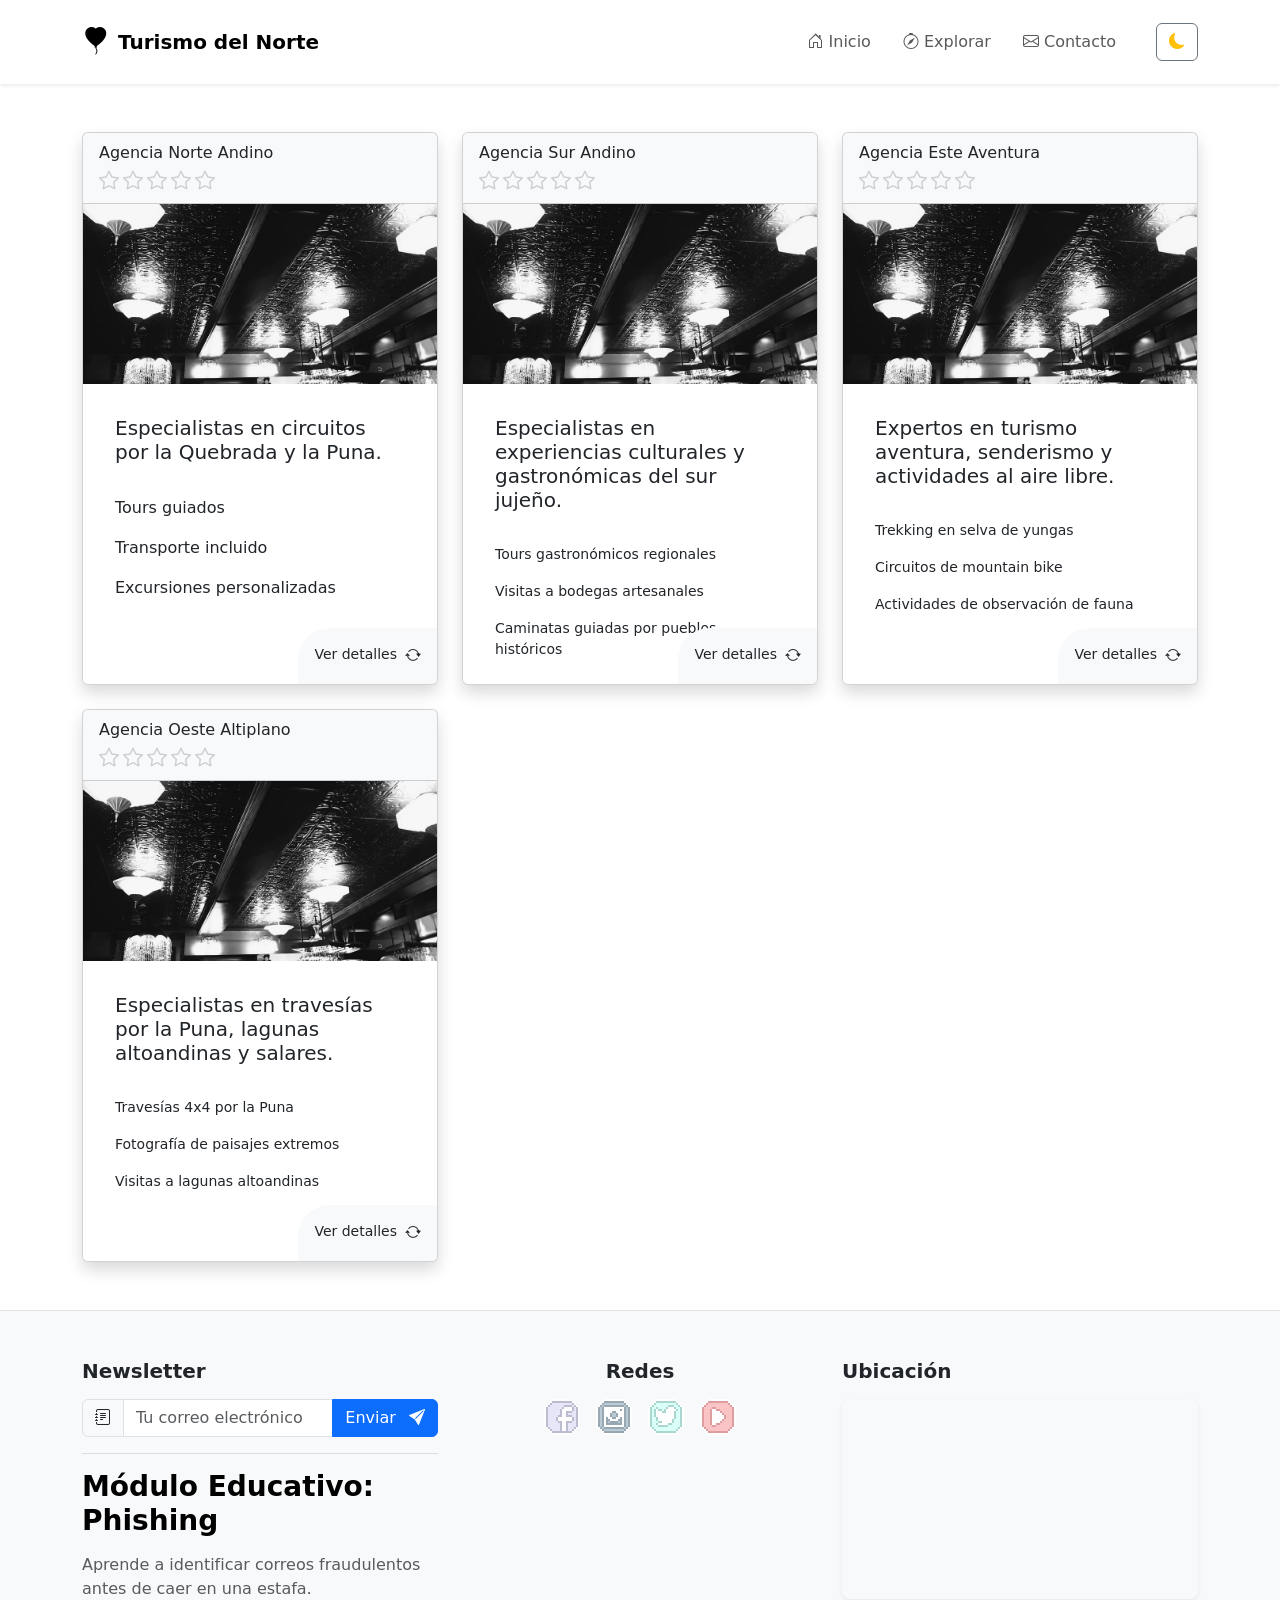
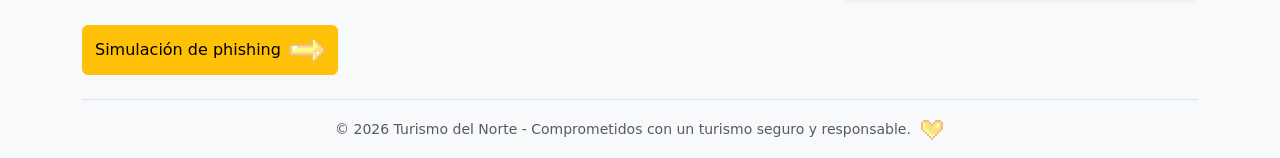
<file: agencies.html>
<!DOCTYPE html>
<html lang="es" data-bs-theme="light">
<head>
    <meta charset="UTF-8">
    <meta content="width=device-width, initial-scale=1.0" name="viewport">
    <title>Turismo del Norte - Agencias</title>
    <link href="css/bootstrap-icons.min.css" rel="stylesheet">
    <link href="css/bootstrap.min.css" rel="stylesheet">
    <link href="css/main.css" rel="stylesheet">
</head>
<body id="page-agencies">
<nav class="navbar navbar-expand-lg bg-body text-body shadow-sm py-3 sticky-top">
    <div class="container">
        <a class="navbar-brand d-flex align-items-center gap-2 fw-bold" href="index.html">
            <i class="bi bi-balloon-heart-fill fs-3"></i>
            Turismo del Norte
        </a>
        <button class="navbar-toggler border-0" type="button" data-bs-toggle="collapse" data-bs-target="#mainNavbar">
            <i class="bi bi-list fs-1"></i>
        </button>
        <div class="collapse navbar-collapse" id="mainNavbar">
            <ul class="navbar-nav ms-auto align-items-lg-center gap-3">
                <li class="nav-item">
                    <a class="nav-link position-relative nav-underline" href="index.html">
                        <i class="bi bi-house-door"></i> Inicio
                        <span class="underline position-absolute start-0 bottom-0"></span>
                    </a>
                </li>
                <li class="nav-item dropdown">
                    <a class="nav-link position-relative nav-underline" href="#" data-bs-toggle="dropdown">
                        <i class="bi bi-compass"></i> Explorar
                        <span class="underline position-absolute start-0 bottom-0"></span>
                    </a>
                    <ul class="dropdown-menu shadow-sm">
                        <li><a class="dropdown-item position-relative nav-underline" href="destinations.html"><i class="bi bi-geo-alt"></i> Destinos<span class="underline position-absolute start-0 bottom-0"></span></a></li>
                        <li><a class="dropdown-item position-relative nav-underline" href="agencies.html"><i class="bi bi-building"></i> Agencias<span class="underline position-absolute start-0 bottom-0"></span></a></li>
                        <li><a class="dropdown-item position-relative nav-underline" href="pricing.html"><i class="bi bi-cash-stack"></i> Precios<span class="underline position-absolute start-0 bottom-0"></span></a></li>
                        <li><a class="dropdown-item position-relative nav-underline" href="travel-blog.html"><i class="bi bi-journal-text"></i> Blog<span class="underline position-absolute start-0 bottom-0"></span></a></li>
                    </ul>
                </li>
                <li class="nav-item">
                    <a class="nav-link position-relative nav-underline" href="contact-form.html">
                        <i class="bi bi-envelope"></i> Contacto
                        <span class="underline position-absolute start-0 bottom-0"></span>
                    </a>
                </li>
                <li class="nav-item">
                    <button id="theme-toggle" class="btn btn-outline-secondary ms-lg-3">
                        <i class="bi bi-moon-fill" style="color: #ffc107"></i>
                    </button>
                </li>
            </ul>
        </div>
    </div>
</nav>
<main class="container py-5">
    <div class="row g-4 justify-content-start">
        <div class="col-12 col-md-6 col-lg-6 col-xl-4">
            <article class="card h-100 shadow overflow-hidden">
                <div class="card-header bg-body-tertiary">
                    Agencia Norte Andino
                    <div class="rating d-flex gap-1" data-rating-group="north">
                        <span class="star bi bi-star fs-5" data-value="1"></span>
                        <span class="star bi bi-star fs-5" data-value="2"></span>
                        <span class="star bi bi-star fs-5" data-value="3"></span>
                        <span class="star bi bi-star fs-5" data-value="4"></span>
                        <span class="star bi bi-star fs-5" data-value="5"></span>
                    </div>
                </div>
                <img src="assets/img/agency_placeholder.jpg"
                     class="card-img-top rounded-0"
                     alt="Agencia Norte Andino">
                <div class="flip-lower position-relative">
                    <div class="card-body h-100 flip-face position-absolute top-0 start-0 w-100 h-100 flip-front bg-body text-body">
                        <h5 class="card-title p-3">
                            Especialistas en circuitos por la Quebrada y la Puna.
                        </h5>
                        <ul class="list-group list-group-flush">
                            <li class="list-group-item bg-transparent border-0">Tours guiados</li>
                            <li class="list-group-item bg-transparent border-0">Transporte incluido</li>
                            <li class="list-group-item bg-transparent border-0">Excursiones personalizadas</li>
                        </ul>
                        <div class="flip-indicator d-flex gap-2 position-absolute bottom-0 end-0 p-3 bg-body-tertiary rounded-top-5 rounded-end-0">
                            <span class="flip-indicator__text small">Ver detalles</span>
                            <i class="flip-indicator__icon bi bi-arrow-repeat"></i>
                        </div>
                    </div>
                    <div class="card-body flip-face flip-back position-absolute top-0 start-0 w-100 h-100 bg-body text-body">
                        <ul class="list-group list-group-flush small">
                            <li class="list-group-item bg-transparent border-0">
                                <div class="fw-semibold">Dirección</div>
                                <span>Av. Principal 123, San Salvador de Jujuy</span>
                            </li>
                            <li class="list-group-item bg-transparent border-0">
                                <div class="fw-semibold">Teléfono</div>
                                <span>(0388) 123-4567</span>
                            </li>
                            <li class="list-group-item bg-transparent border-0">
                                <div class="fw-semibold">Email</div>
                                <a href="mailto:contacto@norteandino.com" class="card-link">contacto@norteandino.com</a>
                            </li>
                            <li class="list-group-item bg-transparent border-0">
                                <div class="fw-semibold">Sitio web</div>
                                <a href="#" class="card-link" target="_blank">
                                    www.norteandino.com
                                </a>
                            </li>
                        </ul>
                        <div class="flip-indicator d-flex gap-2 position-absolute bottom-0 end-0 p-3 bg-body-tertiary rounded-top-5 rounded-end-0">
                            <span class="flip-indicator__text small">Volver</span>
                            <i class="flip-indicator__icon bi bi-arrow-repeat"></i>
                        </div>
                    </div>
                </div>
            </article>
        </div>
        <div class="col-12 col-md-6 col-lg-6 col-xl-4">
            <article class="card h-100 shadow overflow-hidden">
                <div class="card-header bg-body-tertiary">
                    Agencia Sur Andino
                    <div class="rating d-flex gap-1" data-rating-group="south">
                        <span class="star bi bi-star fs-5" data-value="1"></span>
                        <span class="star bi bi-star fs-5" data-value="2"></span>
                        <span class="star bi bi-star fs-5" data-value="3"></span>
                        <span class="star bi bi-star fs-5" data-value="4"></span>
                        <span class="star bi bi-star fs-5" data-value="5"></span>
                    </div>
                </div>
                <img src="assets/img/agency_placeholder.jpg"
                     class="card-img-top rounded-0"
                     alt="Agencia Sur Andino">
                <div class="flip-lower position-relative">
                    <div class="card-body h-100 flip-face position-absolute top-0 start-0 w-100 h-100 flip-front bg-body text-body">
                        <h5 class="card-title p-3">
                            Especialistas en experiencias culturales y gastronómicas del sur jujeño.
                        </h5>
                        <ul class="list-group list-group-flush small">
                            <li class="list-group-item bg-transparent border-0">Tours gastronómicos regionales</li>
                            <li class="list-group-item bg-transparent border-0">Visitas a bodegas artesanales</li>
                            <li class="list-group-item bg-transparent border-0">Caminatas guiadas por pueblos históricos</li>
                        </ul>
                        <div class="flip-indicator d-flex gap-2 position-absolute bottom-0 end-0 p-3 bg-body-tertiary rounded-top-5 rounded-end-0">
                            <span class="flip-indicator__text small">Ver detalles</span>
                            <i class="flip-indicator__icon bi bi-arrow-repeat"></i>
                        </div>
                    </div>
                    <div class="card-body flip-face flip-back position-absolute top-0 start-0 w-100 h-100 bg-body text-body">
                        <ul class="list-group list-group-flush small">
                            <li class="list-group-item bg-transparent border-0">
                                <div class="fw-semibold">Dirección</div>
                                <span>Calle San Martín 245, San Salvador de Jujuy</span>
                            </li>
                            <li class="list-group-item bg-transparent border-0">
                                <div class="fw-semibold">Teléfono</div>
                                <span>(0388) 421-8890</span>
                            </li>
                            <li class="list-group-item bg-transparent border-0">
                                <div class="fw-semibold">Email</div>
                                <a href="mailto:contacto@surandino.com" class="card-link">contacto@surandino.com</a>
                            </li>
                            <li class="list-group-item bg-transparent border-0">
                                <div class="fw-semibold">Sitio web</div>
                                <a href="#" class="card-link" target="_blank">www.surandino.com</a>
                            </li>
                        </ul>
                        <div class="flip-indicator d-flex gap-2 position-absolute bottom-0 end-0 p-3 bg-body-tertiary rounded-top-5 rounded-end-0">
                            <span class="flip-indicator__text small">Volver</span>
                            <i class="flip-indicator__icon bi bi-arrow-repeat"></i>
                        </div>
                    </div>
                </div>
            </article>
        </div>
        <div class="col-12 col-md-6 col-lg-6 col-xl-4">
            <article class="card h-100 shadow overflow-hidden">
                <div class="card-header bg-body-tertiary">
                    Agencia Este Aventura
                    <div class="rating d-flex gap-1" data-rating-group="east">
                        <span class="star bi bi-star fs-5" data-value="1"></span>
                        <span class="star bi bi-star fs-5" data-value="2"></span>
                        <span class="star bi bi-star fs-5" data-value="3"></span>
                        <span class="star bi bi-star fs-5" data-value="4"></span>
                        <span class="star bi bi-star fs-5" data-value="5"></span>
                    </div>
                </div>
                <img src="assets/img/agency_placeholder.jpg"
                     class="card-img-top rounded-0"
                     alt="Agencia Este Aventura">
                <div class="flip-lower position-relative">
                    <div class="card-body h-100 flip-face position-absolute top-0 start-0 w-100 h-100 flip-front bg-body text-body">
                        <h5 class="card-title p-3">
                            Expertos en turismo aventura, senderismo y actividades al aire libre.
                        </h5>
                        <ul class="list-group list-group-flush small">
                            <li class="list-group-item bg-transparent border-0">Trekking en selva de yungas</li>
                            <li class="list-group-item bg-transparent border-0">Circuitos de mountain bike</li>
                            <li class="list-group-item bg-transparent border-0">Actividades de observación de fauna</li>
                        </ul>
                        <div class="flip-indicator d-flex gap-2 position-absolute bottom-0 end-0 p-3 bg-body-tertiary rounded-top-5 rounded-end-0">
                            <span class="flip-indicator__text small">Ver detalles</span>
                            <i class="flip-indicator__icon bi bi-arrow-repeat"></i>
                        </div>
                    </div>
                    <div class="card-body flip-face flip-back position-absolute top-0 start-0 w-100 h-100 bg-body text-body">
                        <ul class="list-group list-group-flush small">
                            <li class="list-group-item bg-transparent border-0">
                                <div class="fw-semibold">Dirección</div>
                                <span>Av. Forestal 890, Libertador Gral. San Martín</span>
                            </li>
                            <li class="list-group-item bg-transparent border-0">
                                <div class="fw-semibold">Teléfono</div>
                                <span>(0388) 478-3321</span>
                            </li>
                            <li class="list-group-item bg-transparent border-0">
                                <div class="fw-semibold">Email</div>
                                <a href="mailto:reservas@esteaventura.com" class="card-link">reservas@esteaventura.com</a>
                            </li>
                            <li class="list-group-item bg-transparent border-0">
                                <div class="fw-semibold">Sitio web</div>
                                <a href="#" class="card-link" target="_blank">www.esteaventura.com</a>
                            </li>
                        </ul>
                        <div class="flip-indicator d-flex gap-2 position-absolute bottom-0 end-0 p-3 bg-body-tertiary rounded-top-5 rounded-end-0">
                            <span class="flip-indicator__text small">Volver</span>
                            <i class="flip-indicator__icon bi bi-arrow-repeat"></i>
                        </div>
                    </div>
                </div>
            </article>
        </div>
        <div class="col-12 col-md-6 col-lg-6 col-xl-4">
            <article class="card h-100 shadow overflow-hidden">
                <div class="card-header bg-body-tertiary">
                    Agencia Oeste Altiplano
                    <div class="rating d-flex gap-1" data-rating-group="west">
                        <span class="star bi bi-star fs-5" data-value="1"></span>
                        <span class="star bi bi-star fs-5" data-value="2"></span>
                        <span class="star bi bi-star fs-5" data-value="3"></span>
                        <span class="star bi bi-star fs-5" data-value="4"></span>
                        <span class="star bi bi-star fs-5" data-value="5"></span>
                    </div>
                </div>
                <img src="assets/img/agency_placeholder.jpg"
                     class="card-img-top rounded-0"
                     alt="Agencia Oeste Altiplano">
                <div class="flip-lower position-relative">
                    <div class="card-body h-100 flip-face position-absolute top-0 start-0 w-100 h-100 flip-front bg-body text-body">
                        <h5 class="card-title p-3">
                            Especialistas en travesías por la Puna, lagunas altoandinas y salares.
                        </h5>
                        <ul class="list-group list-group-flush small">
                            <li class="list-group-item bg-transparent border-0">Travesías 4x4 por la Puna</li>
                            <li class="list-group-item bg-transparent border-0">Fotografía de paisajes extremos</li>
                            <li class="list-group-item bg-transparent border-0">Visitas a lagunas altoandinas</li>
                        </ul>
                        <div class="flip-indicator d-flex gap-2 position-absolute bottom-0 end-0 p-3 bg-body-tertiary rounded-top-5 rounded-end-0">
                            <span class="flip-indicator__text small">Ver detalles</span>
                            <i class="flip-indicator__icon bi bi-arrow-repeat"></i>
                        </div>
                    </div>
                    <div class="card-body flip-face flip-back position-absolute top-0 start-0 w-100 h-100 bg-body text-body">
                        <ul class="list-group list-group-flush small">
                            <li class="list-group-item bg-transparent border-0">
                                <div class="fw-semibold">Dirección</div>
                                <span>Ruta Provincial 7, Abra Pampa</span>
                            </li>
                            <li class="list-group-item bg-transparent border-0">
                                <div class="fw-semibold">Teléfono</div>
                                <span>(0388) 402-7712</span>
                            </li>
                            <li class="list-group-item bg-transparent border-0">
                                <div class="fw-semibold">Email</div>
                                <a href="mailto:info@oestealtiplano.com" class="card-link">info@oestealtiplano.com</a>
                            </li>
                            <li class="list-group-item bg-transparent border-0">
                                <div class="fw-semibold">Sitio web</div>
                                <a href="#" class="card-link" target="_blank">www.oestealtiplano.com</a>
                            </li>
                        </ul>
                        <div class="flip-indicator d-flex gap-2 position-absolute bottom-0 end-0 p-3 bg-body-tertiary rounded-top-5 rounded-end-0">
                            <span class="flip-indicator__text small">Volver</span>
                            <i class="flip-indicator__icon bi bi-arrow-repeat"></i>
                        </div>
                    </div>
                </div>
            </article>
        </div>
    </div>
</main>
<footer class="container-fluid text-body bg-body-tertiary pt-5 border-top">
    <div class="container">
        <div class="row g-4 align-items-start justify-content-center text-start">
            <div class="col-md-6 col-lg-4 d-flex flex-column">
                <form action="#" method="post" id="newsletter-form" novalidate>
                    <h5 class="fw-bold mb-3">Newsletter</h5>
                    <div class="input-group">
                        <span class="input-group-text"><i class="bi bi-journal-text"></i></span>
                        <input type="email"
                               class="form-control"
                               id="newsletter-email"
                               placeholder="Tu correo electrónico"
                               required>
                        <button class="btn btn-primary" type="submit">
                            Enviar <i class="bi bi-send-fill ms-2"></i>
                        </button>
                    </div>
                </form>
                <div class="modal fade" id="newsletterModal" tabindex="-1" aria-hidden="true">
                    <div class="modal-dialog modal-dialog-centered">
                        <div class="modal-content">
                            <div class="modal-header bg-body-tertiary text-body-emphasis">
                                <h5 class="modal-title">¡Suscripción exitosa!</h5>
                                <button type="button" class="btn-close" data-bs-dismiss="modal"></button>
                            </div>
                            <div class="modal-body">
                                Gracias por suscribirte a nuestro newsletter.
                                Pronto recibirás novedades y promociones exclusivas.
                            </div>
                            <div class="modal-footer">
                                <button class="btn btn-primary" data-bs-dismiss="modal">Aceptar</button>
                            </div>
                        </div>
                    </div>
                </div>
                <hr class="text-body-tertiary">
                <section>
                    <h3 class="fw-bold text-body-emphasis mb-3">Módulo Educativo: Phishing</h3>
                    <p class="text-body-secondary mb-4">
                        Aprende a identificar correos fraudulentos antes de caer en una estafa.
                    </p>
                    <button type="button"
                            class="btn btn-warning d-flex align-items-center gap-2 common-button"
                            data-bs-toggle="modal"
                            data-bs-target="#phishingModal">
                        Simulación de phishing
                        <span class="common-sprite d-inline-block"></span>
                    </button>
                </section>
                <div class="modal fade" id="phishingModal" tabindex="-1" aria-labelledby="phishingModalLabel" aria-hidden="true">
                    <div class="modal-dialog modal-lg modal-dialog-centered">
                        <div class="modal-content">
                            <div class="modal-header">
                                <h5 class="modal-title" id="phishingModalLabel">Simulación de phishing</h5>
                                <button type="button" class="btn-close" data-bs-dismiss="modal" aria-label="Cerrar"></button>
                            </div>
                            <div class="modal-body">
                                <div class="alert alert-danger mb-3">
                                    <i class="bi bi-exclamation-triangle-fill fs-4"></i>
                                    <div>
                                        <strong class="text-uppercase">Advertencia:</strong> Esta es una simulación educativa. No hagas clic en enlaces sospechosos ni compartas información personal en correos como este.
                                    </div>
                                </div>
                                <div class="mb-4">
                                    <h6 class="fw-bold">Ejemplo de correo sospechoso</h6>
                                    <div class="border rounded p-3 bg-body-secondary small">
                                        <p><strong>De:</strong> soporte-banco@seguridad-bancaria.com</p>
                                        <p><strong>Asunto:</strong> URGENTE: Verifica tu cuenta ahora</p>
                                        <p>
                                            Estimado usuario, hemos detectado actividad inusual en su cuenta.
                                            Para evitar el bloqueo, haga clic en el siguiente enlace e ingrese sus datos:
                                        </p>
                                        <p>
                                            <a href="#"
                                               class="text-danger text-decoration-underline"
                                               data-bs-toggle="tooltip"
                                               data-bs-placement="top"
                                               title="Dominio sospechoso: demasiado largo, incluye palabras engañosas y no coincide con el banco real.">
                                                https://banco-seguro.com.verifica-tu-cuenta.com
                                            </a>
                                        </p>
                                        <p>Si no lo hace en las próximas 2 horas, su cuenta será suspendida.</p>
                                    </div>
                                </div>
                                <div class="mb-3">
                                    <h6 class="fw-bold">¿Qué señales de fraude ves en este correo?</h6>
                                    <p class="text-body-secondary small mb-2">
                                        Marca todas las opciones que consideres sospechosas:
                                    </p>
                                    <form id="phishing-quiz">
                                        <div class="form-check">
                                            <input class="form-check-input phishing-option" type="checkbox" value="email" id="opt-email">
                                            <label class="form-check-label" for="opt-email">
                                                Dirección de correo extraña (soporte-banco@seguridad-bancaria.com)
                                            </label>
                                        </div>
                                        <div class="form-check">
                                            <input class="form-check-input phishing-option" type="checkbox" value="link" id="opt-link">
                                            <label class="form-check-label" for="opt-link">
                                                Enlace sospechoso con dominio raro (banco-seguro.com.verifica-tu-cuenta.com)
                                            </label>
                                        </div>
                                        <div class="form-check">
                                            <input class="form-check-input phishing-option" type="checkbox" value="urgencia" id="opt-urgencia">
                                            <label class="form-check-label" for="opt-urgencia">
                                                Mensaje con urgencia y amenaza de bloqueo
                                            </label>
                                        </div>
                                        <div class="form-check">
                                            <input class="form-check-input phishing-option" type="checkbox" value="ninguna" id="opt-ninguna">
                                            <label class="form-check-label" for="opt-ninguna">
                                                No veo nada raro, parece un correo legítimo
                                            </label>
                                        </div>
                                    </form>
                                </div>
                                <div id="phishing-feedback" class="mt-3"></div>
                            </div>
                            <div class="modal-footer">
                                <button type="button" id="phishing-check" class="btn btn-primary">
                                    Comprobar respuestas
                                </button>
                                <button type="button" class="btn btn-secondary" data-bs-dismiss="modal">Cerrar</button>
                            </div>
                        </div>
                    </div>
                </div>
            </div>
            <div class="col-md-6 col-lg-4 text-md-center">
                <h5 class="fw-bold mb-3">Redes</h5>
                <div class="d-flex justify-content-md-center gap-3 fs-3">
                    <a href="#" class="social-media-sprite social-media-sprite__facebook" aria-disabled="true"></a>
                    <a href="#" class="social-media-sprite social-media-sprite__instagram" aria-disabled="true"></a>
                    <a href="#" class="social-media-sprite social-media-sprite__twitter-x" aria-disabled="true"></a>
                    <a href="#" class="social-media-sprite social-media-sprite__youtube" aria-disabled="true"></a>
                </div>
            </div>
            <div class="col-md-12 col-lg-4">
                <h5 class="fw-bold mb-3">Ubicación</h5>
                <div class="ratio ratio-16x9 rounded-3 shadow-sm overflow-hidden">
                    <iframe src="https://www.google.com/maps/embed?pb=!1m18!1m12!1m3!1d3639.5108038706435!2d-65.2929982!3d-24.1888835!2m3!1f0!2f0!3f0!3m2!1i1024!2i768!4f13.1!3m3!1m2!1s0x941b0f5bca584281%3A0xb1d519d50cac526d!2sFaculty%20of%20Engineering%20National%20University%20Jujuy!5e0!3m2!1sen!2sar!4v1776990390729!5m2!1sen!2sar" width="600" height="450" style="border:0;" allowfullscreen="" loading="lazy" referrerpolicy="no-referrer-when-downgrade"></iframe>
                </div>
            </div>
        </div>
        <div class="d-flex flex-column flex-lg-row align-items-center justify-content-center gap-2 text-center py-3 mt-4 border-top text-body-secondary">
            <span class="small">&copy; 2026 Turismo del Norte - Comprometidos con un turismo seguro y responsable.</span>
            <span class="d-inline-block important-sprite"></span>
        </div>
    </div>
</footer>
<script src="js/jquery-4.0.0.min.js"></script>
<script src="js/bootstrap.bundle.min.js"></script>
<script src="js/script.js"></script>
</body>
</html>
</file>
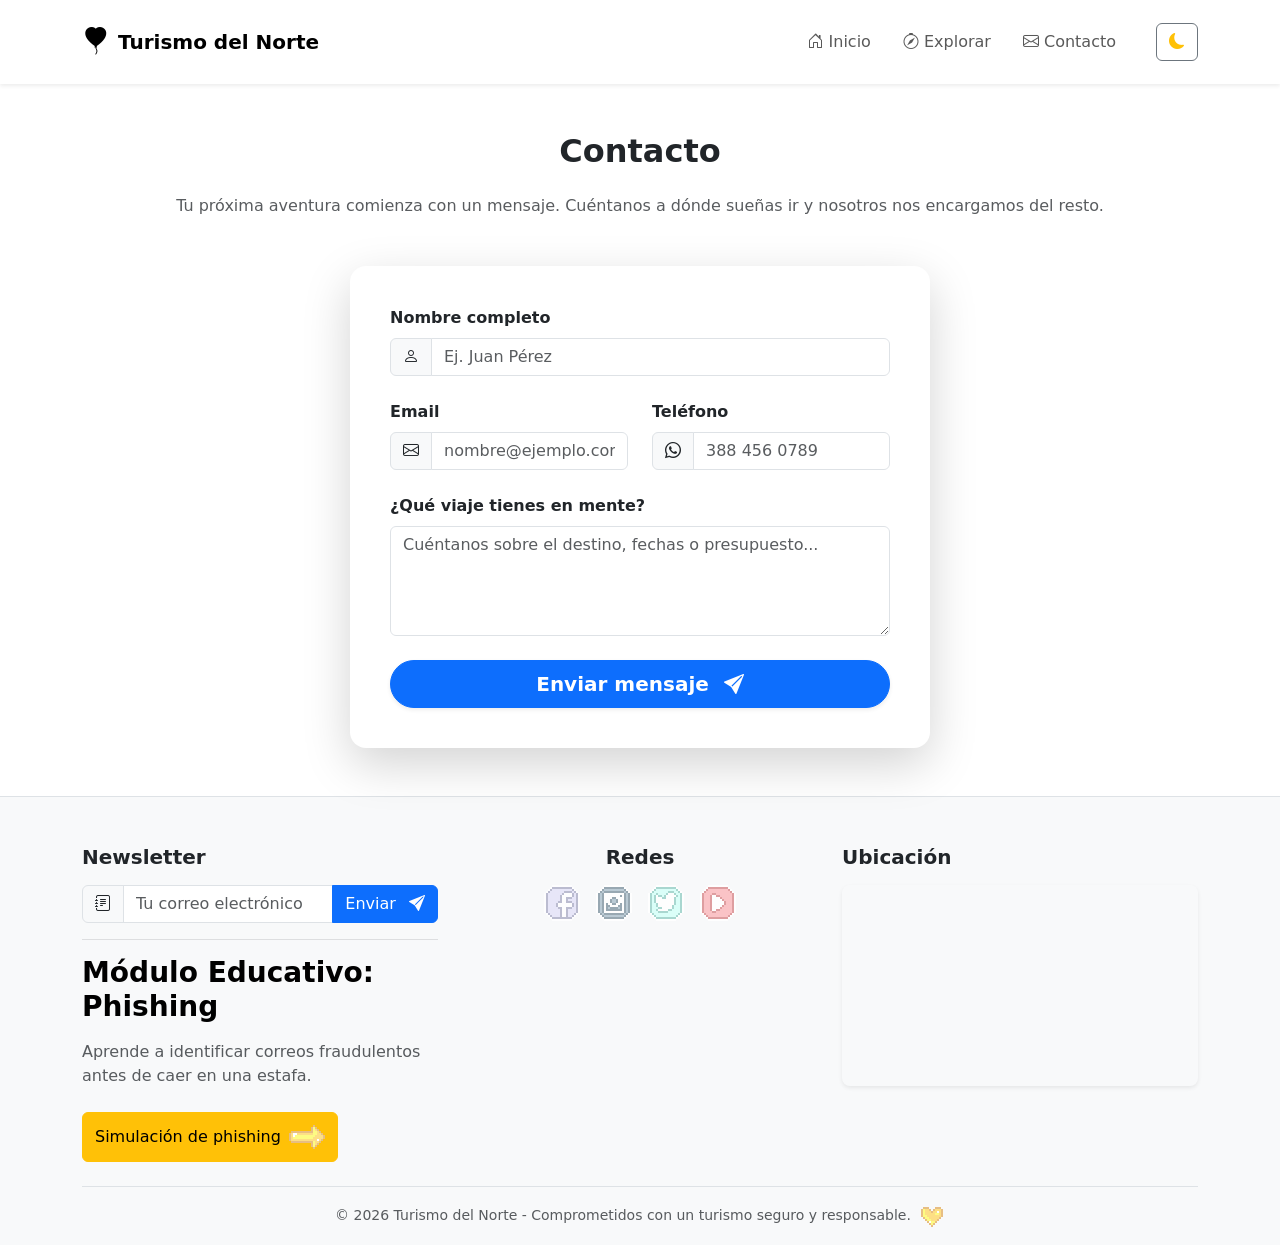
<file: contact-form.html>
<!DOCTYPE html>
<html lang="es" data-bs-theme="light">
<head>
    <meta charset="UTF-8">
    <meta content="width=device-width, initial-scale=1.0" name="viewport">
    <title>Turismo del Norte - Contacto</title>
    <link href="css/bootstrap-icons.min.css" rel="stylesheet">
    <link href="css/bootstrap.min.css" rel="stylesheet">
    <link href="css/main.css" rel="stylesheet">
</head>
<body id="page-contact-form">
<nav class="navbar navbar-expand-lg bg-body text-body shadow-sm py-3 sticky-top">
    <div class="container">
        <a class="navbar-brand d-flex align-items-center gap-2 fw-bold" href="index.html">
            <i class="bi bi-balloon-heart-fill fs-3"></i>
            Turismo del Norte
        </a>
        <button class="navbar-toggler border-0" type="button" data-bs-toggle="collapse" data-bs-target="#mainNavbar">
            <i class="bi bi-list fs-1"></i>
        </button>
        <div class="collapse navbar-collapse" id="mainNavbar">
            <ul class="navbar-nav ms-auto align-items-lg-center gap-3">
                <li class="nav-item">
                    <a class="nav-link position-relative nav-underline" href="index.html">
                        <i class="bi bi-house-door"></i> Inicio
                        <span class="underline position-absolute start-0 bottom-0"></span>
                    </a>
                </li>
                <li class="nav-item dropdown">
                    <a class="nav-link position-relative nav-underline" href="#" data-bs-toggle="dropdown">
                        <i class="bi bi-compass"></i> Explorar
                        <span class="underline position-absolute start-0 bottom-0"></span>
                    </a>
                    <ul class="dropdown-menu shadow-sm">
                        <li><a class="dropdown-item position-relative nav-underline" href="destinations.html"><i class="bi bi-geo-alt"></i> Destinos<span class="underline position-absolute start-0 bottom-0"></span></a></li>
                        <li><a class="dropdown-item position-relative nav-underline" href="agencies.html"><i class="bi bi-building"></i> Agencias<span class="underline position-absolute start-0 bottom-0"></span></a></li>
                        <li><a class="dropdown-item position-relative nav-underline" href="pricing.html"><i class="bi bi-cash-stack"></i> Precios<span class="underline position-absolute start-0 bottom-0"></span></a></li>
                        <li><a class="dropdown-item position-relative nav-underline" href="travel-blog.html"><i class="bi bi-journal-text"></i> Blog<span class="underline position-absolute start-0 bottom-0"></span></a></li>
                    </ul>
                </li>
                <li class="nav-item">
                    <a class="nav-link position-relative nav-underline" href="contact-form.html">
                        <i class="bi bi-envelope"></i> Contacto
                        <span class="underline position-absolute start-0 bottom-0"></span>
                    </a>
                </li>
                <li class="nav-item">
                    <button id="theme-toggle" class="btn btn-outline-secondary ms-lg-3">
                        <i class="bi bi-moon-fill" style="color: #ffc107"></i>
                    </button>
                </li>
            </ul>
        </div>
    </div>
</nav>
<main>
    <section aria-labelledby="titulo-contacto" class="p-5">
        <div class="text-center mb-5">
            <h2 class="text-center mb-4 fw-bold">Contacto</h2>
            <p class="text-center text-body-secondary">Tu próxima aventura comienza con un mensaje. Cuéntanos a dónde sueñas ir y nosotros nos encargamos del resto.</p>
        </div>
        <div class="row justify-content-center">
            <div class="col-12 col-md-8 col-lg-6">
                <div id="contact-loading" class="text-center mb-3 d-none">
                    <div class="spinner-border text-primary" role="status">
                        <span class="visually-hidden">Enviando...</span>
                    </div>
                </div>
                <div class="card border-0 shadow-lg p-2 p-md-4 rounded-4 bg-body">
                    <div class="card-body">
                        <form id="contact-form" class="needs-validation" novalidate>
                            <div class="mb-4">
                                <label class="form-label fw-semibold" for="name">Nombre completo</label>
                                <div class="input-group has-validation">
                                    <span class="input-group-text">
                                        <i class="bi bi-person"></i>
                                    </span>
                                    <input class="form-control" id="name" placeholder="Ej. Juan Pérez" required type="text">
                                    <div class="invalid-feedback">Por favor, dinos tu nombre.</div>
                                </div>
                            </div>
                            <div class="row">
                                <div class="col-12 col-md-6 mb-4">
                                    <label class="form-label fw-semibold" for="email">Email</label>
                                    <div class="input-group has-validation">
                                        <span class="input-group-text">
                                            <i class="bi bi-envelope"></i>
                                        </span>
                                        <input class="form-control" id="email" placeholder="nombre@ejemplo.com" required type="email">
                                        <div class="invalid-feedback">Ingresa un email válido</div>
                                    </div>
                                </div>
                                <div class="col-md-6 mb-4">
                                    <label class="form-label fw-semibold" for="phone">Teléfono</label>
                                    <div class="input-group has-validation">
                                        <span class="input-group-text">
                                            <i class="bi bi-whatsapp"></i>
                                        </span>
                                        <input class="form-control" id="phone" placeholder="388 456 0789" pattern="[0-9]{7,15}" required type="tel">
                                        <div class="invalid-feedback">Ingresa un teléfono válido</div>
                                    </div>
                                </div>
                            </div>
                            <div class="mb-4">
                                <label class="form-label fw-semibold" for="message">¿Qué viaje tienes en mente?</label>
                                <div class="input-group has-validation">
                                    <textarea class="form-control" rows="4" id="message" placeholder="Cuéntanos sobre el destino, fechas o presupuesto..." required></textarea>
                                    <div class="invalid-feedback">El mensaje no puede estar vacío</div>
                                </div>
                            </div>
                            <div class="d-grid">
                                <button type="submit" class="btn btn-primary btn-lg rounded-pill shadow-sm fw-bold">
                                    Enviar mensaje <i class="bi bi-send-fill ms-2"></i>
                                </button>
                            </div>
                        </form>
                        <div class="modal fade" id="contactModal" tabindex="-1" aria-labelledby="contactModalLabel"
                             aria-hidden="true">
                            <div class="modal-dialog modal-dialog-centered">
                                <div class="modal-content shadow-lg border-0 rounded-4">
                                    <div class="modal-header border-0">
                                        <h5 class="modal-title d-flex align-items-center gap-2" id="contactModalLabel">
                                            <i class="bi bi-check-circle-fill text-success fs-4"></i>
                                            ¡Mensaje enviado!
                                        </h5>
                                        <button type="button" class="btn-close" data-bs-dismiss="modal"
                                                aria-label="Cerrar"></button>
                                    </div>
                                    <div class="modal-body text-center py-4">
                                        <p class="mb-0 fs-5">
                                            Gracias por contactarte con nosotros. Te responderemos pronto.
                                        </p>
                                    </div>
                                    <div class="modal-footer border-0 justify-content-center pb-4">
                                        <button type="button" class="btn btn-primary px-4" data-bs-dismiss="modal">
                                            Cerrar
                                        </button>
                                    </div>
                                </div>
                            </div>
                        </div>
                    </div>
                </div>
            </div>
        </div>
    </section>
</main>
<footer class="container-fluid text-body bg-body-tertiary pt-5 border-top">
    <div class="container">
        <div class="row g-4 align-items-start justify-content-center text-start">
            <div class="col-md-6 col-lg-4 d-flex flex-column">
                <form action="#" method="post" id="newsletter-form" novalidate>
                    <h5 class="fw-bold mb-3">Newsletter</h5>
                    <div class="input-group">
                        <span class="input-group-text"><i class="bi bi-journal-text"></i></span>
                        <input type="email"
                               class="form-control"
                               id="newsletter-email"
                               placeholder="Tu correo electrónico"
                               required>
                        <button class="btn btn-primary" type="submit">
                            Enviar <i class="bi bi-send-fill ms-2"></i>
                        </button>
                    </div>
                </form>
                <div class="modal fade" id="newsletterModal" tabindex="-1" aria-hidden="true">
                    <div class="modal-dialog modal-dialog-centered">
                        <div class="modal-content">
                            <div class="modal-header bg-body-tertiary text-body-emphasis">
                                <h5 class="modal-title">¡Suscripción exitosa!</h5>
                                <button type="button" class="btn-close" data-bs-dismiss="modal"></button>
                            </div>
                            <div class="modal-body">
                                Gracias por suscribirte a nuestro newsletter.
                                Pronto recibirás novedades y promociones exclusivas.
                            </div>
                            <div class="modal-footer">
                                <button class="btn btn-primary" data-bs-dismiss="modal">Aceptar</button>
                            </div>
                        </div>
                    </div>
                </div>
                <hr class="text-body-tertiary">
                <section>
                    <h3 class="fw-bold text-body-emphasis mb-3">Módulo Educativo: Phishing</h3>
                    <p class="text-body-secondary mb-4">
                        Aprende a identificar correos fraudulentos antes de caer en una estafa.
                    </p>
                    <button type="button"
                            class="btn btn-warning d-flex align-items-center gap-2 common-button"
                            data-bs-toggle="modal"
                            data-bs-target="#phishingModal">
                        Simulación de phishing
                        <span class="common-sprite d-inline-block"></span>
                    </button>
                </section>
                <div class="modal fade" id="phishingModal" tabindex="-1" aria-labelledby="phishingModalLabel" aria-hidden="true">
                    <div class="modal-dialog modal-lg modal-dialog-centered">
                        <div class="modal-content">
                            <div class="modal-header">
                                <h5 class="modal-title" id="phishingModalLabel">Simulación de phishing</h5>
                                <button type="button" class="btn-close" data-bs-dismiss="modal" aria-label="Cerrar"></button>
                            </div>
                            <div class="modal-body">
                                <div class="alert alert-danger mb-3">
                                    <i class="bi bi-exclamation-triangle-fill fs-4"></i>
                                    <div>
                                        <strong class="text-uppercase">Advertencia:</strong> Esta es una simulación educativa. No hagas clic en enlaces sospechosos ni compartas información personal en correos como este.
                                    </div>
                                </div>
                                <div class="mb-4">
                                    <h6 class="fw-bold">Ejemplo de correo sospechoso</h6>
                                    <div class="border rounded p-3 bg-body-secondary small">
                                        <p><strong>De:</strong> soporte-banco@seguridad-bancaria.com</p>
                                        <p><strong>Asunto:</strong> URGENTE: Verifica tu cuenta ahora</p>
                                        <p>
                                            Estimado usuario, hemos detectado actividad inusual en su cuenta.
                                            Para evitar el bloqueo, haga clic en el siguiente enlace e ingrese sus datos:
                                        </p>
                                        <p>
                                            <a href="#"
                                               class="text-danger text-decoration-underline"
                                               data-bs-toggle="tooltip"
                                               data-bs-placement="top"
                                               title="Dominio sospechoso: demasiado largo, incluye palabras engañosas y no coincide con el banco real.">
                                                https://banco-seguro.com.verifica-tu-cuenta.com
                                            </a>
                                        </p>
                                        <p>Si no lo hace en las próximas 2 horas, su cuenta será suspendida.</p>
                                    </div>
                                </div>
                                <div class="mb-3">
                                    <h6 class="fw-bold">¿Qué señales de fraude ves en este correo?</h6>
                                    <p class="text-body-secondary small mb-2">
                                        Marca todas las opciones que consideres sospechosas:
                                    </p>
                                    <form id="phishing-quiz">
                                        <div class="form-check">
                                            <input class="form-check-input phishing-option" type="checkbox" value="email" id="opt-email">
                                            <label class="form-check-label" for="opt-email">
                                                Dirección de correo extraña (soporte-banco@seguridad-bancaria.com)
                                            </label>
                                        </div>
                                        <div class="form-check">
                                            <input class="form-check-input phishing-option" type="checkbox" value="link" id="opt-link">
                                            <label class="form-check-label" for="opt-link">
                                                Enlace sospechoso con dominio raro (banco-seguro.com.verifica-tu-cuenta.com)
                                            </label>
                                        </div>
                                        <div class="form-check">
                                            <input class="form-check-input phishing-option" type="checkbox" value="urgencia" id="opt-urgencia">
                                            <label class="form-check-label" for="opt-urgencia">
                                                Mensaje con urgencia y amenaza de bloqueo
                                            </label>
                                        </div>
                                        <div class="form-check">
                                            <input class="form-check-input phishing-option" type="checkbox" value="ninguna" id="opt-ninguna">
                                            <label class="form-check-label" for="opt-ninguna">
                                                No veo nada raro, parece un correo legítimo
                                            </label>
                                        </div>
                                    </form>
                                </div>
                                <div id="phishing-feedback" class="mt-3"></div>
                            </div>
                            <div class="modal-footer">
                                <button type="button" id="phishing-check" class="btn btn-primary">
                                    Comprobar respuestas
                                </button>
                                <button type="button" class="btn btn-secondary" data-bs-dismiss="modal">Cerrar</button>
                            </div>
                        </div>
                    </div>
                </div>
            </div>
            <div class="col-md-6 col-lg-4 text-md-center">
                <h5 class="fw-bold mb-3">Redes</h5>
                <div class="d-flex justify-content-md-center gap-3 fs-3">
                    <a href="#" class="social-media-sprite social-media-sprite__facebook" aria-disabled="true"></a>
                    <a href="#" class="social-media-sprite social-media-sprite__instagram" aria-disabled="true"></a>
                    <a href="#" class="social-media-sprite social-media-sprite__twitter-x" aria-disabled="true"></a>
                    <a href="#" class="social-media-sprite social-media-sprite__youtube" aria-disabled="true"></a>
                </div>
            </div>
            <div class="col-md-12 col-lg-4">
                <h5 class="fw-bold mb-3">Ubicación</h5>
                <div class="ratio ratio-16x9 rounded-3 shadow-sm overflow-hidden">
                    <iframe src="https://www.google.com/maps/embed?pb=!1m18!1m12!1m3!1d3639.5108038706435!2d-65.2929982!3d-24.1888835!2m3!1f0!2f0!3f0!3m2!1i1024!2i768!4f13.1!3m3!1m2!1s0x941b0f5bca584281%3A0xb1d519d50cac526d!2sFaculty%20of%20Engineering%20National%20University%20Jujuy!5e0!3m2!1sen!2sar!4v1776990390729!5m2!1sen!2sar" width="600" height="450" style="border:0;" allowfullscreen="" loading="lazy" referrerpolicy="no-referrer-when-downgrade"></iframe>
                </div>
            </div>
        </div>
        <div class="d-flex flex-column flex-lg-row align-items-center justify-content-center gap-2 text-center py-3 mt-4 border-top text-body-secondary">
            <span class="small">&copy; 2026 Turismo del Norte - Comprometidos con un turismo seguro y responsable.</span>
            <span class="d-inline-block important-sprite"></span>
        </div>
    </div>
</footer>
<script src="js/jquery-4.0.0.min.js"></script>
<script src="js/bootstrap.bundle.min.js"></script>
<script src="js/script.js"></script>
</body>
</html>
</file>
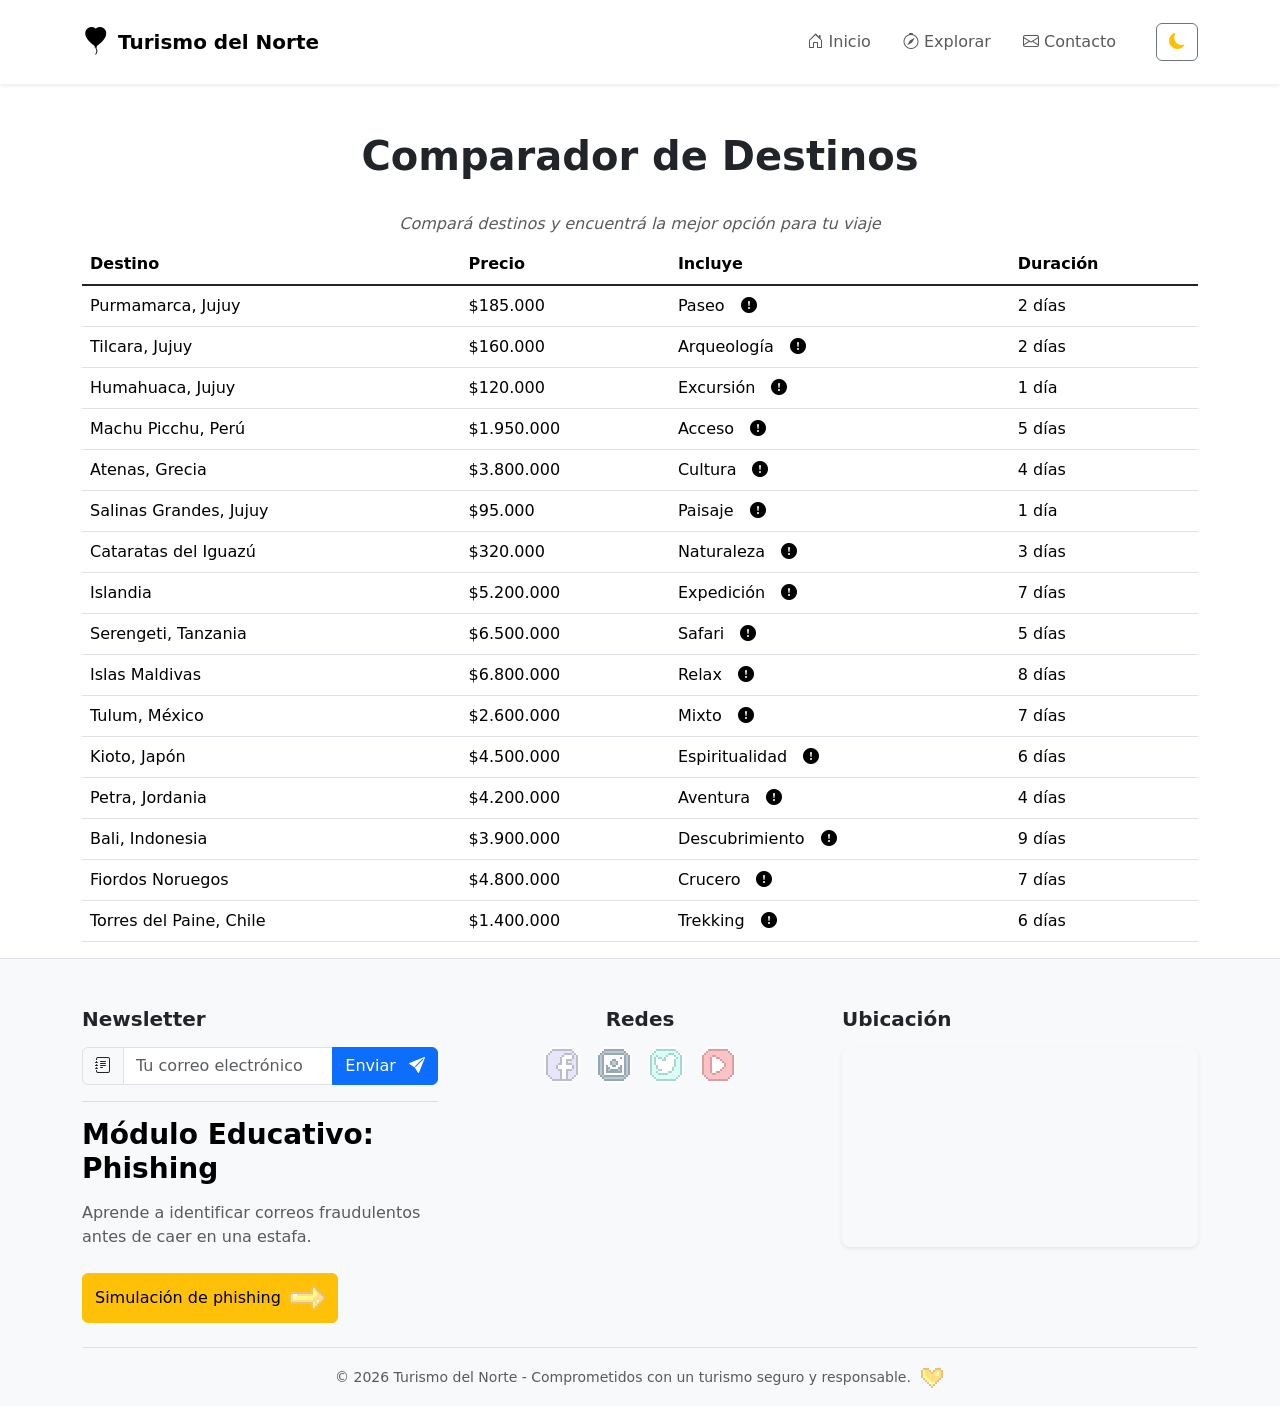
<file: pricing.html>
<!DOCTYPE html>
<html lang="es" data-bs-theme="light">
<head>
    <meta charset="UTF-8">
    <meta content="width=device-width, initial-scale=1.0" name="viewport">
    <title>Turismo del Norte - Precios</title>
    <link href="css/bootstrap-icons.min.css" rel="stylesheet">
    <link href="css/bootstrap.min.css" rel="stylesheet">
    <link href="css/main.css" rel="stylesheet">
</head>
<body id="page-pricing">
<nav class="navbar navbar-expand-lg bg-body text-body shadow-sm py-3 sticky-top">
    <div class="container">
        <a class="navbar-brand d-flex align-items-center gap-2 fw-bold" href="index.html">
            <i class="bi bi-balloon-heart-fill fs-3"></i>
            Turismo del Norte
        </a>
        <button class="navbar-toggler border-0" type="button" data-bs-toggle="collapse" data-bs-target="#mainNavbar">
            <i class="bi bi-list fs-1"></i>
        </button>
        <div class="collapse navbar-collapse" id="mainNavbar">
            <ul class="navbar-nav ms-auto align-items-lg-center gap-3">
                <li class="nav-item">
                    <a class="nav-link position-relative nav-underline" href="index.html">
                        <i class="bi bi-house-door"></i> Inicio
                        <span class="underline position-absolute start-0 bottom-0"></span>
                    </a>
                </li>
                <li class="nav-item dropdown">
                    <a class="nav-link position-relative nav-underline" href="#" data-bs-toggle="dropdown">
                        <i class="bi bi-compass"></i> Explorar
                        <span class="underline position-absolute start-0 bottom-0"></span>
                    </a>
                    <ul class="dropdown-menu shadow-sm">
                        <li><a class="dropdown-item position-relative nav-underline" href="destinations.html"><i class="bi bi-geo-alt"></i> Destinos<span class="underline position-absolute start-0 bottom-0"></span></a></li>
                        <li><a class="dropdown-item position-relative nav-underline" href="agencies.html"><i class="bi bi-building"></i> Agencias<span class="underline position-absolute start-0 bottom-0"></span></a></li>
                        <li><a class="dropdown-item position-relative nav-underline" href="pricing.html"><i class="bi bi-cash-stack"></i> Precios<span class="underline position-absolute start-0 bottom-0"></span></a></li>
                        <li><a class="dropdown-item position-relative nav-underline" href="travel-blog.html"><i class="bi bi-journal-text"></i> Blog<span class="underline position-absolute start-0 bottom-0"></span></a></li>
                    </ul>
                </li>
                <li class="nav-item">
                    <a class="nav-link position-relative nav-underline" href="contact-form.html">
                        <i class="bi bi-envelope"></i> Contacto
                        <span class="underline position-absolute start-0 bottom-0"></span>
                    </a>
                </li>
                <li class="nav-item">
                    <button id="theme-toggle" class="btn btn-outline-secondary ms-lg-3">
                        <i class="bi bi-moon-fill" style="color: #ffc107"></i>
                    </button>
                </li>
            </ul>
        </div>
    </div>
</nav>
<main class="container mt-5">
    <section aria-labelledby="titulo-precios" class="pricing">
        <h2 class="pricing__title text-center fw-bold h1 mb-4">Comparador de Destinos</h2>
       <div aria-label="Tabla comparativa de destinos" class="table-responsive" role="region">
            <table aria-describedby="descripcion-tabla" class="table table-hover caption-top">
                <caption class="text-center fst-italic">Compará destinos y encuentrá la mejor opción para tu viaje</caption>
                <thead>
                <tr>
                    <th>Destino</th>
                    <th>Precio</th>
                    <th>Incluye</th>
                    <th>Duración</th>
                </tr>
                </thead>
                <tbody class="table-group-divider">
                <tr>
                    <td data-label="Destino">Purmamarca, Jujuy</td>
                    <td data-label="Precio">$185.000</td>
                    <td data-label="Incluye">
                        <span class="d-inline-flex align-items-center gap-3">
                            Paseo
                            <span class="tooltip-trigger" tabindex="0"
                                data-bs-toggle="tooltip" data-bs-placement="top"
                                title="Incluye visita al Cerro de Siete Colores y guía local.">
                                <i class="bi bi-exclamation-circle-fill"></i>
                            </span>
                        </span>
                    </td>
                    <td data-label="Duración">2 días</td>
                </tr>
                <tr>
                    <td data-label="Destino">Tilcara, Jujuy</td>
                    <td data-label="Precio">$160.000</td>
                    <td data-label="Incluye">
                        <span class="d-inline-flex align-items-center gap-3">
                            Arqueología
                            <span class="tooltip-trigger" tabindex="0"
                                data-bs-toggle="tooltip" data-bs-placement="top"
                                title="Acceso al Pucará y recorrido por el pueblo histórico.">
                                <i class="bi bi-exclamation-circle-fill"></i>
                            </span>
                        </span>
                    </td>
                    <td data-label="Duración">2 días</td>
                </tr>
                <tr>
                    <td data-label="Destino">Humahuaca, Jujuy</td>
                    <td data-label="Precio">$120.000</td>
                    <td data-label="Incluye">
                        <span class="d-inline-flex align-items-center gap-3">
                            Excursión
                            <span class="tooltip-trigger" tabindex="0"
                                data-bs-toggle="tooltip" data-bs-placement="top"
                                title="Visita al Monumento a la Independencia y centro histórico.">
                                <i class="bi bi-exclamation-circle-fill"></i>
                            </span>
                        </span>
                    </td>
                    <td data-label="Duración">1 día</td>
                </tr>
                <tr>
                    <td data-label="Destino">Machu Picchu, Perú</td>
                    <td data-label="Precio">$1.950.000</td>
                    <td data-label="Incluye">
                        <span class="d-inline-flex align-items-center gap-3">
                            Acceso
                            <span class="tooltip-trigger" tabindex="0"
                                data-bs-toggle="tooltip" data-bs-placement="top"
                                title="Incluye acceso ilimitado a ruinas y guía turístico.">
                                <i class="bi bi-exclamation-circle-fill"></i>
                            </span>
                        </span>
                    </td>
                    <td data-label="Duración">5 días</td>
                </tr>
                <tr>
                    <td data-label="Destino">Atenas, Grecia</td>
                    <td data-label="Precio">$3.800.000</td>
                    <td data-label="Incluye">
                        <span class="d-inline-flex align-items-center gap-3">
                            Cultura
                            <span class="tooltip-trigger" tabindex="0"
                                data-bs-toggle="tooltip" data-bs-placement="top"
                                title="Entradas a la Acrópolis y museos arqueológicos.">
                                <i class="bi bi-exclamation-circle-fill"></i>
                            </span>
                        </span>
                    </td>
                    <td data-label="Duración">4 días</td>
                </tr>
                <tr>
                    <td data-label="Destino">Salinas Grandes, Jujuy</td>
                    <td data-label="Precio">$95.000</td>
                    <td data-label="Incluye">
                        <span class="d-inline-flex align-items-center gap-3">
                            Paisaje
                            <span class="tooltip-trigger" tabindex="0"
                                data-bs-toggle="tooltip" data-bs-placement="top"
                                title="Traslado y guía para fotos en los piletones de sal.">
                                <i class="bi bi-exclamation-circle-fill"></i>
                            </span>
                        </span>
                    </td>
                    <td data-label="Duración">1 día</td>
                </tr>
                <tr>
                    <td data-label="Destino">Cataratas del Iguazú</td>
                    <td data-label="Precio">$320.000</td>
                    <td data-label="Incluye">
                        <span class="d-inline-flex align-items-center gap-3">
                            Naturaleza
                            <span class="tooltip-trigger" tabindex="0"
                                data-bs-toggle="tooltip" data-bs-placement="top"
                                title="Entradas al parque nacional y paseo en lancha.">
                                <i class="bi bi-exclamation-circle-fill"></i>
                            </span>
                        </span>
                    </td>
                    <td data-label="Duración">3 días</td>
                </tr>
                <tr>
                    <td data-label="Destino">Islandia</td>
                    <td data-label="Precio">$5.200.000</td>
                    <td data-label="Incluye">
                        <span class="d-inline-flex align-items-center gap-3">
                            Expedición
                            <span class="tooltip-trigger" tabindex="0"
                                data-bs-toggle="tooltip" data-bs-placement="top"
                                title="Tour de Auroras Boreales y cuevas de hielo.">
                                <i class="bi bi-exclamation-circle-fill"></i>
                            </span>
                        </span>
                    </td>
                    <td data-label="Duración">7 días</td>
                </tr>
                <tr>
                    <td data-label="Destino">Serengeti, Tanzania</td>
                    <td data-label="Precio">$6.500.000</td>
                    <td data-label="Incluye">
                        <span class="d-inline-flex align-items-center gap-3">
                            Safari
                            <span class="tooltip-trigger" tabindex="0"
                                data-bs-toggle="tooltip" data-bs-placement="top"
                                title="Safari completo con alojamiento en campamento de lujo.">
                                <i class="bi bi-exclamation-circle-fill"></i>
                            </span>
                        </span>
                    </td>
                    <td data-label="Duración">5 días</td>
                </tr>
                <tr>
                    <td data-label="Destino">Islas Maldivas</td>
                    <td data-label="Precio">$6.800.000</td>
                    <td data-label="Incluye">
                        <span class="d-inline-flex align-items-center gap-3">
                            Relax
                            <span class="tooltip-trigger" tabindex="0"
                                data-bs-toggle="tooltip" data-bs-placement="top"
                                title="Estadía en bungalow sobre el agua y equipo de snorkel.">
                                <i class="bi bi-exclamation-circle-fill"></i>
                            </span>
                        </span>
                    </td>
                    <td data-label="Duración">8 días</td>
                </tr>
                <tr>
                    <td data-label="Destino">Tulum, México</td>
                    <td data-label="Precio">$2.600.000</td>
                    <td data-label="Incluye">
                        <span class="d-inline-flex align-items-center gap-3">
                            Mixto
                            <span class="tooltip-trigger" tabindex="0"
                                data-bs-toggle="tooltip" data-bs-placement="top"
                                title="Acceso a ruinas mayas frente al mar y cenotes.">
                                <i class="bi bi-exclamation-circle-fill"></i>
                            </span>
                        </span>
                    </td>
                    <td data-label="Duración">7 días</td>
                </tr>
                <tr>
                    <td data-label="Destino">Kioto, Japón</td>
                    <td data-label="Precio">$4.500.000</td>
                    <td data-label="Incluye">
                        <span class="d-inline-flex align-items-center gap-3">
                            Espiritualidad
                            <span class="tooltip-trigger" tabindex="0"
                                data-bs-toggle="tooltip" data-bs-placement="top"
                                title="Paseo por santuarios toriis y jardines zen.">
                                <i class="bi bi-exclamation-circle-fill"></i>
                            </span>
                        </span>
                    </td>
                    <td data-label="Duración">6 días</td>
                </tr>
                <tr>
                    <td data-label="Destino">Petra, Jordania</td>
                    <td data-label="Precio">$4.200.000</td>
                    <td data-label="Incluye">
                        <span class="d-inline-flex align-items-center gap-3">
                            Aventura
                            <span class="tooltip-trigger" tabindex="0"
                                data-bs-toggle="tooltip" data-bs-placement="top"
                                title="Entrada a la Ciudad Rosa, show nocturno y paseo en camello.">
                                <i class="bi bi-exclamation-circle-fill"></i>
                            </span>
                        </span>
                    </td>
                    <td data-label="Duración">4 días</td>
                </tr>
                <tr>
                    <td data-label="Destino">Bali, Indonesia</td>
                    <td data-label="Precio">$3.900.000</td>
                    <td data-label="Incluye">
                        <span class="d-inline-flex align-items-center gap-3">
                            Descubrimiento
                            <span class="tooltip-trigger" tabindex="0"
                                data-bs-toggle="tooltip" data-bs-placement="top"
                                title="Recorrido por templos sagrados y clases de surf.">
                                <i class="bi bi-exclamation-circle-fill"></i>
                            </span>
                        </span>
                    </td>
                    <td data-label="Duración">9 días</td>
                </tr>
                <tr>
                    <td data-label="Destino">Fiordos Noruegos</td>
                    <td data-label="Precio">$4.800.000</td>
                    <td data-label="Incluye">
                        <span class="d-inline-flex align-items-center gap-3">
                            Crucero
                            <span class="tooltip-trigger" tabindex="0"
                                data-bs-toggle="tooltip" data-bs-placement="top"
                                title="Navegación por Geirangerfjord y tren panorámico Flåmsbana.">
                                <i class="bi bi-exclamation-circle-fill"></i>
                            </span>
                        </span>
                    </td>
                    <td data-label="Duración">7 días</td>
                </tr>
                <tr>
                    <td data-label="Destino">Torres del Paine, Chile</td>
                    <td data-label="Precio">$1.400.000</td>
                    <td data-label="Incluye">
                        <span class="d-inline-flex align-items-center gap-3">
                            Trekking
                            <span class="tooltip-trigger" tabindex="0"
                                data-bs-toggle="tooltip" data-bs-placement="top"
                                title="Guía de montaña, equipo de camping y traslado a glaciares.">
                                <i class="bi bi-exclamation-circle-fill"></i>
                            </span>
                        </span>
                    </td>
                    <td data-label="Duración">6 días</td>
                </tr>
                </tbody>
            </table>
        </div>
    </section>
</main>
<footer class="container-fluid text-body bg-body-tertiary pt-5 border-top">
    <div class="container">
        <div class="row g-4 align-items-start justify-content-center text-start">
            <div class="col-md-6 col-lg-4 d-flex flex-column">
                <form action="#" method="post" id="newsletter-form" novalidate>
                    <h5 class="fw-bold mb-3">Newsletter</h5>
                    <div class="input-group">
                        <span class="input-group-text"><i class="bi bi-journal-text"></i></span>
                        <input type="email"
                               class="form-control"
                               id="newsletter-email"
                               placeholder="Tu correo electrónico"
                               required>
                        <button class="btn btn-primary" type="submit">
                            Enviar <i class="bi bi-send-fill ms-2"></i>
                        </button>
                    </div>
                </form>
                <div class="modal fade" id="newsletterModal" tabindex="-1" aria-hidden="true">
                    <div class="modal-dialog modal-dialog-centered">
                        <div class="modal-content">
                            <div class="modal-header bg-body-tertiary text-body-emphasis">
                                <h5 class="modal-title">¡Suscripción exitosa!</h5>
                                <button type="button" class="btn-close" data-bs-dismiss="modal"></button>
                            </div>
                            <div class="modal-body">
                                Gracias por suscribirte a nuestro newsletter.
                                Pronto recibirás novedades y promociones exclusivas.
                            </div>
                            <div class="modal-footer">
                                <button class="btn btn-primary" data-bs-dismiss="modal">Aceptar</button>
                            </div>
                        </div>
                    </div>
                </div>
                <hr class="text-body-tertiary">
                <section>
                    <h3 class="fw-bold text-body-emphasis mb-3">Módulo Educativo: Phishing</h3>
                    <p class="text-body-secondary mb-4">
                        Aprende a identificar correos fraudulentos antes de caer en una estafa.
                    </p>
                    <button type="button"
                            class="btn btn-warning d-flex align-items-center gap-2 common-button"
                            data-bs-toggle="modal"
                            data-bs-target="#phishingModal">
                        Simulación de phishing
                        <span class="common-sprite d-inline-block"></span>
                    </button>
                </section>
                <div class="modal fade" id="phishingModal" tabindex="-1" aria-labelledby="phishingModalLabel" aria-hidden="true">
                    <div class="modal-dialog modal-lg modal-dialog-centered">
                        <div class="modal-content">
                            <div class="modal-header">
                                <h5 class="modal-title" id="phishingModalLabel">Simulación de phishing</h5>
                                <button type="button" class="btn-close" data-bs-dismiss="modal" aria-label="Cerrar"></button>
                            </div>
                            <div class="modal-body">
                                <div class="alert alert-danger mb-3">
                                    <i class="bi bi-exclamation-triangle-fill fs-4"></i>
                                    <div>
                                        <strong class="text-uppercase">Advertencia:</strong> Esta es una simulación educativa. No hagas clic en enlaces sospechosos ni compartas información personal en correos como este.
                                    </div>
                                </div>
                                <div class="mb-4">
                                    <h6 class="fw-bold">Ejemplo de correo sospechoso</h6>
                                    <div class="border rounded p-3 bg-body-secondary small">
                                        <p><strong>De:</strong> soporte-banco@seguridad-bancaria.com</p>
                                        <p><strong>Asunto:</strong> URGENTE: Verifica tu cuenta ahora</p>
                                        <p>
                                            Estimado usuario, hemos detectado actividad inusual en su cuenta.
                                            Para evitar el bloqueo, haga clic en el siguiente enlace e ingrese sus datos:
                                        </p>
                                        <p>
                                            <a href="#"
                                               class="text-danger text-decoration-underline"
                                               data-bs-toggle="tooltip"
                                               data-bs-placement="top"
                                               title="Dominio sospechoso: demasiado largo, incluye palabras engañosas y no coincide con el banco real.">
                                                https://banco-seguro.com.verifica-tu-cuenta.com
                                            </a>
                                        </p>
                                        <p>Si no lo hace en las próximas 2 horas, su cuenta será suspendida.</p>
                                    </div>
                                </div>
                                <div class="mb-3">
                                    <h6 class="fw-bold">¿Qué señales de fraude ves en este correo?</h6>
                                    <p class="text-body-secondary small mb-2">
                                        Marca todas las opciones que consideres sospechosas:
                                    </p>
                                    <form id="phishing-quiz">
                                        <div class="form-check">
                                            <input class="form-check-input phishing-option" type="checkbox" value="email" id="opt-email">
                                            <label class="form-check-label" for="opt-email">
                                                Dirección de correo extraña (soporte-banco@seguridad-bancaria.com)
                                            </label>
                                        </div>
                                        <div class="form-check">
                                            <input class="form-check-input phishing-option" type="checkbox" value="link" id="opt-link">
                                            <label class="form-check-label" for="opt-link">
                                                Enlace sospechoso con dominio raro (banco-seguro.com.verifica-tu-cuenta.com)
                                            </label>
                                        </div>
                                        <div class="form-check">
                                            <input class="form-check-input phishing-option" type="checkbox" value="urgencia" id="opt-urgencia">
                                            <label class="form-check-label" for="opt-urgencia">
                                                Mensaje con urgencia y amenaza de bloqueo
                                            </label>
                                        </div>
                                        <div class="form-check">
                                            <input class="form-check-input phishing-option" type="checkbox" value="ninguna" id="opt-ninguna">
                                            <label class="form-check-label" for="opt-ninguna">
                                                No veo nada raro, parece un correo legítimo
                                            </label>
                                        </div>
                                    </form>
                                </div>
                                <div id="phishing-feedback" class="mt-3"></div>
                            </div>
                            <div class="modal-footer">
                                <button type="button" id="phishing-check" class="btn btn-primary">
                                    Comprobar respuestas
                                </button>
                                <button type="button" class="btn btn-secondary" data-bs-dismiss="modal">Cerrar</button>
                            </div>
                        </div>
                    </div>
                </div>
            </div>
            <div class="col-md-6 col-lg-4 text-md-center">
                <h5 class="fw-bold mb-3">Redes</h5>
                <div class="d-flex justify-content-md-center gap-3 fs-3">
                    <a href="#" class="social-media-sprite social-media-sprite__facebook" aria-disabled="true"></a>
                    <a href="#" class="social-media-sprite social-media-sprite__instagram" aria-disabled="true"></a>
                    <a href="#" class="social-media-sprite social-media-sprite__twitter-x" aria-disabled="true"></a>
                    <a href="#" class="social-media-sprite social-media-sprite__youtube" aria-disabled="true"></a>
                </div>
            </div>
            <div class="col-md-12 col-lg-4">
                <h5 class="fw-bold mb-3">Ubicación</h5>
                <div class="ratio ratio-16x9 rounded-3 shadow-sm overflow-hidden">
                    <iframe src="https://www.google.com/maps/embed?pb=!1m18!1m12!1m3!1d3639.5108038706435!2d-65.2929982!3d-24.1888835!2m3!1f0!2f0!3f0!3m2!1i1024!2i768!4f13.1!3m3!1m2!1s0x941b0f5bca584281%3A0xb1d519d50cac526d!2sFaculty%20of%20Engineering%20National%20University%20Jujuy!5e0!3m2!1sen!2sar!4v1776990390729!5m2!1sen!2sar" width="600" height="450" style="border:0;" allowfullscreen="" loading="lazy" referrerpolicy="no-referrer-when-downgrade"></iframe>
                </div>
            </div>
        </div>
        <div class="d-flex flex-column flex-lg-row align-items-center justify-content-center gap-2 text-center py-3 mt-4 border-top text-body-secondary">
            <span class="small">&copy; 2026 Turismo del Norte - Comprometidos con un turismo seguro y responsable.</span>
            <span class="d-inline-block important-sprite"></span>
        </div>
    </div>
</footer>
<script src="js/jquery-4.0.0.min.js"></script>
<script src="js/bootstrap.bundle.min.js"></script>
<script src="js/script.js"></script>
</body>
</html>
</file>
<file: css/main.css>
/* TODO: Implement custom colors. */
/*:root {*/
/*    --bs-body-bg: #FDFCF8;          !* Color de fondo principal del documento. *!*/
/*    --bs-body-color: #141414;       !* Color de texto principal. *!*/

/*    --bs-secondary-bg: #F2F0E9;     !* Color de fondo secundario. *!*/
/*    --bs-secondary-color: #666666;  !* Color de texto secundario. *!*/

/*    --bs-tertiary-bg: #F8F4EC;      !* Color de fondo terciario. *!*/
/*    --bs-tertiary-color: #8A8A8A;   !* Color de texto terciario. *!*/

/*    --bs-primary: #C5A021;*/
/*    --custom-primary-hover: #9B7D1A;*/

/*}*/

/*html[data-bs-theme="dark"] {*/
/*    --bs-body-bg: #121212;*/
/*    --bs-body-color: #F5F5F5;*/

/*    --bs-secondary-bg: #1E1E1E;*/
/*    --bs-secondary-color: #B0B0B0;*/

/*    --bs-tertiary-bg: #1A1A1A;*/
/*    --bs-tertiary-color: #999999;*/

/*    --bs-primary: #D4AF37;*/
/*    --custom-primary-hover: #B8962F;*/
/*}*/

/* Page 1: Home */
.card-rotate {
    transform: rotate(-5deg);
    transition: transform .3s ease;
}

.nav-underline > .underline {
    height: 2px;
    width: 0;
    background-color: currentColor;
    transition: width .3s ease;
}

.nav-underline:hover > .underline {
    width: 100%;
}

/* Page 2: Destinations */
.filter-tilt {
    transform: rotate(5deg);
    transition: transform .25s ease;
}

.card {
    overflow: hidden;
}

.card img.card-img {
    transition: transform 0.25s ease;
}

.card:hover img.card-img {
    transform: scale(1.05);
}

.card .card-img-overlay {
    display: flex;
    flex-direction: column;
    justify-content: flex-end;
    padding: 1.5rem;

    background-color: rgba(var(--bs-body-bg-rgb), 0.35); /* capa translúcida */
    backdrop-filter: blur(12px) saturate(160%);
    -webkit-backdrop-filter: blur(12px) saturate(160%);

    color: var(--bs-body-color);

    transform: translateY(100%);
    transition:
            transform .5s cubic-bezier(0.4, 0, 0.2, 1),
            background-color .3s ease,
            backdrop-filter .3s ease;
}

.card:hover .card-img-overlay {
    transform: translateY(0);

    background-color: rgba(var(--bs-body-bg-rgb), 0.55);
    backdrop-filter: blur(14px) saturate(180%);
}

@media (max-width: 576px) {
    table thead {
        display: none;
    }

    table tbody tr {
        display: block;
        margin-bottom: 1rem;
        border: 1px solid var(--bs-border-color);
        border-radius: .5rem;
        padding: .75rem;
        background-color: var(--bs-body-bg);
    }

    table tbody td {
        display: flex;
        justify-content: space-between;
        padding: .5rem 0;
        border: none;
        border-bottom: 1px solid var(--bs-border-color);
    }

    table tbody td:last-child {
        border-bottom: none;
    }

    table tbody td::before {
        content: attr(data-label);
        font-weight: 600;
        color: var(--bs-body-color);
    }
}

/* Page 3: Agencies */
.card-scale {
    transform: scale(1.05);
    transition: transform .3s ease;
}

.card-img-top {
    height: 180px;
    object-fit: cover;
}

.flip-lower {
    min-height: 300px;
    perspective: 1000px;
    transform-style: preserve-3d;
}

.flip-face {
    backface-visibility: hidden;
    transition: transform 0.6s cubic-bezier(0.4, 0, 0.2, 1);
}

.flip-front {
    transform: rotateY(0deg);
}

.flip-back {
    transform: rotateY(180deg);
}

.flip-lower.flipped .flip-front {
    transform: rotateY(-180deg);
}

.flip-lower.flipped .flip-back {
    transform: rotateY(0deg);
}

.flip-indicator {
    cursor: pointer;
}

.flip-indicator__icon {
    transition: transform .4s cubic-bezier(0.4, 0, 0.2, 1), color .3s ease;
}

.flip-indicator__icon.rotate {
    transform: rotate(180deg);
}

/* Rating */
.star {
    cursor: pointer;
    color: #ccc;
    transition: color 0.2s;
}

.star.active, .star:hover {
    color: #ffc107;
}
/* Page 4: Contact Form */
.modal.fade .modal-dialog {
    transform: translateY(-20px);
    transition: transform .3s ease-out;
}

.modal.show .modal-dialog {
    transform: translateY(0);
}

.invalid-feedback {
    animation: fadeIn .3s ease;
}

@keyframes fadeIn {
    from { opacity: 0; transform: translateY(-3px); }
    to { opacity: 1; transform: translateY(0); }
}

/* Page 5: Pricing */
.tooltip-trigger {
    transition: color .2s ease, transform .2s ease;
}

.tooltip-trigger:hover,
.tooltip-trigger:focus,
.tooltip-trigger:active {
    color: var(--bs-primary);
    transform: scale(1.15);
}

/* Page 6: Travel Blog */
.article-reveal {
    opacity: 0;
    transform: translateY(30px);
    transition: opacity .7s ease, transform .7s cubic-bezier(.25, .1, .25, 1);
}

.article-reveal.show-article {
    opacity: 1;
    transform: translateY(0);
}

.comment-reveal {
    opacity: 0;
    transform: translateY(20px);
    transition: opacity .6s ease, transform .6s cubic-bezier(.25, .1, .25, 1);
}

.comment-reveal.show-comment {
    opacity: 1;
    transform: translateY(0);
}

/* Sprites */
.social-media-sprite {
    --sprite-size: 36px;
    background-image: url("../assets/img/social_media_sprite.png");
    background-repeat: no-repeat;
    display: inline-block;
    width: var(--sprite-size);
    height: var(--sprite-size);
    opacity: 0.8;
    transition: transform .3s ease, opacity .3s ease;
}

.social-media-sprite:hover {
    transform: scale(1.25);
    opacity: 1;
}

.social-media-sprite__facebook {
    background-position: 0 0;
}

.social-media-sprite__instagram {
    background-position: -36px 0;
}

.social-media-sprite__twitter-x {
    background-position: -72px 0;
}

.social-media-sprite__youtube {
    background-position: -108px 0;
}

.important-sprite {
    --size: 26px;
    --frame: 3;
    width: var(--size);
    height: var(--size);
    background-image: url("../assets/img/important_button_sprite.png");
    background-repeat: no-repeat;
    animation: play 1s steps(var(--frame)) infinite;
}

.common-sprite {
    --size: 36px;
    --frame: 3;
    width: var(--size);
    height: var(--size);
    background-image: url("../assets/img/common_button_sprite.png");
    background-repeat: no-repeat;
    animation: play 1s steps(var(--frame)) infinite;
    transition: transform .4s ease;
}

.common-button:hover .common-sprite {
    transform: rotate(-180deg);
}

@keyframes play {
    from { background-position: 0 0; }
    to { background-position: calc(var(--frame) * var(--size) * -1) 0; }
}

.comment-face-sprite {
    background-image: url("../assets/img/comment_face_sprite.png");
    background-repeat: no-repeat;
    display: inline-block;
    width: 38px;
    height: 31px;
}

.comment-face-sprite__01 {
    background-position: 0 0;
}

.comment-face-sprite__02 {
    background-position: -38px 0;
}

.comment-face-sprite__03 {
    background-position: -76px 0;
}
</file>
